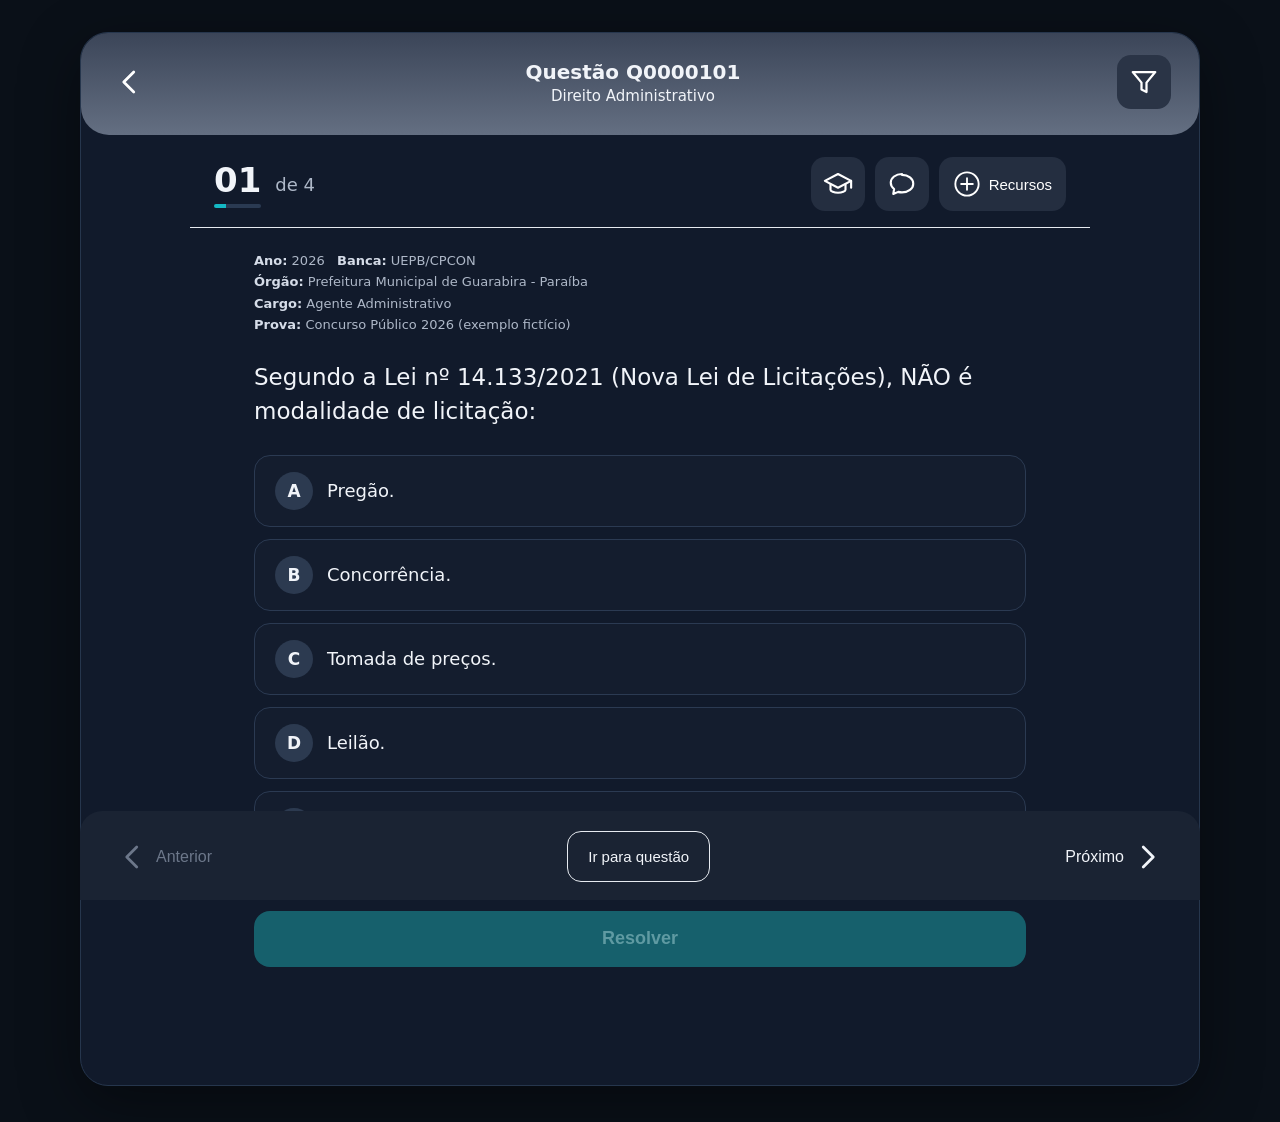
<file: index.html>
<!DOCTYPE html>
<html lang="pt-BR"><head><meta charset="utf-8">
<meta name="viewport" content="width=device-width, initial-scale=1, viewport-fit=cover">
<meta name="theme-color" content="#3b4558">
<link rel="manifest" href="manifest.webmanifest">
<link rel="icon" href="icons/icon-192.png"><link rel="apple-touch-icon" href="icons/icon-192.png">
<title>Questões+</title>
<link rel="stylesheet" href="css/styles.css">
</head><body>
<div id="app">
<header>
<button class="ib back" id="btn-back" aria-label="Voltar"><svg width="30" height="30" viewBox="0 0 24 24" fill="none" stroke="#fff" stroke-width="2.2" stroke-linecap="round" stroke-linejoin="round"><path d="M15 4l-8 8 8 8"/></svg></button>
<div><h1 id="code"></h1><p id="disc"></p></div>
<button class="ib" id="btn-filter" aria-label="Filtro"><svg width="30" height="30" viewBox="0 0 24 24" fill="none" stroke="#fff" stroke-width="1.8" stroke-linejoin="round"><path d="M3 4h18l-7 8.5V20l-4-2v-5.5z"/></svg></button>
</header>
<div class="row2">
<div class="num" id="num"></div><div class="tot" id="tot"></div>
<button class="ib" id="btn-info" aria-label="Informações"><svg width="30" height="30" viewBox="0 0 24 24" fill="none" stroke="#fff" stroke-width="1.7" stroke-linejoin="round" stroke-linecap="round"><path d="M12 4L1.5 9.5 12 15l10.5-5.5z"/><path d="M6 12.2v4.3c0 1.2 2.7 2.5 6 2.5s6-1.3 6-2.5v-4.3"/><path d="M22.5 9.5v5.5"/></svg></button>
<button class="ib" id="btn-comments" aria-label="Comentários"><svg width="30" height="30" viewBox="0 0 24 24" fill="none" stroke="#fff" stroke-width="1.7" stroke-linejoin="round"><path d="M12 4C7 4 3 7 3 11c0 2 1 3.7 2.7 5L5 20l4-1.7c1 .3 2 .4 3 .4 5 0 9-3 9-7s-4-7-9-7z"/></svg></button>
<button class="ib rec" id="btn-rec"><svg width="28" height="28" viewBox="0 0 24 24" fill="none" stroke="#fff" stroke-width="1.6" stroke-linecap="round"><circle cx="12" cy="12" r="10"/><path d="M12 7v10M7 12h10"/></svg>Recursos</button>
</div>
<div class="meta" id="meta"></div>
<div class="stem" id="stem"></div>
<div class="alts" id="alts"></div>
<div class="hint">Toque para selecionar · deslize para riscar ou desfazer</div>
<button class="go" id="go">Resolver</button>
<div id="fb"></div>
</div>
<nav>
<button id="prev"><svg width="30" height="30" viewBox="0 0 24 24" fill="none" stroke="currentColor" stroke-width="2.2" stroke-linecap="round" stroke-linejoin="round"><path d="M15 4l-8 8 8 8"/></svg>Anterior</button>
<button class="mid" id="btn-goto">Ir para questão</button>
<button id="next">Próximo<svg width="30" height="30" viewBox="0 0 24 24" fill="none" stroke="currentColor" stroke-width="2.2" stroke-linecap="round" stroke-linejoin="round"><path d="M9 4l8 8-8 8"/></svg></button>
</nav>
<div class="ov" id="ov"><div class="sheet" id="sheet"></div></div>
<noscript>Este aplicativo precisa de JavaScript.</noscript>
<script type="module" src="js/main.js"></script>
</body></html>
</file>
<file: css/styles.css>
:root{color-scheme:dark;--bg:#111a2b;--card:#141d2e;--bd:#2b3a52;--chip:#2c3a50;--tx:#f1f4f9;--mut:#aeb8c8;--teal:#16606c;--ok:#1f8f4e;--okbg:#14301f;--err:#c0392b;--errbg:#3a1a1a;--sel:#3a4558}
*{box-sizing:border-box;-webkit-tap-highlight-color:transparent}
html,body{margin:0;height:100%;background:#0a1018;font-family:Inter,system-ui,-apple-system,Segoe UI,Roboto,sans-serif;color:var(--tx)}
#app{max-width:480px;margin:0 auto;min-height:100%;background:var(--bg);position:relative;padding-bottom:calc(120px + env(safe-area-inset-bottom,0px))}
header{background:linear-gradient(180deg,#3b4558,#646f82);border-radius:0 0 32px 32px;padding:calc(18px + env(safe-area-inset-top,0px)) 16px 22px;display:flex;align-items:center;justify-content:space-between}
header h1{margin:0;font-size:17px;font-weight:700;text-align:center}header p{margin:3px 0 0;font-size:14px;text-align:center}
.ib{background:#2a3446;border:0;color:#fff;border-radius:14px;width:54px;height:54px;display:grid;place-items:center;cursor:pointer}
.back{background:none;width:40px}
svg{display:block}
.row2{display:flex;align-items:center;gap:10px;padding:22px 16px 14px;border-bottom:1.5px solid #e6eaf0}
.num{font-size:34px;font-weight:700;position:relative;padding-bottom:8px}.num:after{content:"";position:absolute;left:0;bottom:0;width:100%;height:4px;border-radius:2px;background:linear-gradient(90deg,#14b8c4 var(--p,0%),#2a3a52 var(--p,0%))}
.tot{color:var(--mut);font-size:18px;flex:1;padding-left:4px}
.row2 .ib{width:54px;height:54px;background:#242e40}
.rec{width:auto!important;padding:0 14px;gap:8px;display:flex;align-items:center;font-size:15px;font-weight:500;flex-direction:row}
.meta{padding:18px 16px 0;font-size:12.5px;line-height:1.65;color:var(--mut)}.meta b{color:#d5dce8}
.stem{padding:22px 16px 6px;font-size:21px;line-height:1.5;font-weight:400}
.alts{padding:14px 16px;display:flex;flex-direction:column;gap:14px}
.alt{display:flex;align-items:center;gap:14px;padding:14px 16px;border:1.5px solid var(--bd);border-radius:16px;background:var(--card);touch-action:pan-y;user-select:none;cursor:pointer;transition:background .15s,border-color .15s,transform .15s}
.chip{flex:none;width:38px;height:38px;border-radius:50%;background:var(--chip);display:grid;place-items:center;font-weight:600;font-size:17px}
.alt .t{font-size:17px;line-height:1.4;flex:1}
.alt.sel{background:var(--sel);border-color:#586379}
.alt.cut{border-style:dashed}.alt.cut .t{text-decoration:line-through;color:#c3ccda}
.alt.ok{background:var(--okbg);border-color:var(--ok)}.alt.ok .chip{background:var(--ok)}
.alt.bad{background:var(--errbg);border-color:var(--err)}.alt.bad .chip{background:var(--err)}
.alt.lock{cursor:default}
.hint{font-size:12px;color:#7c889c;text-align:center;padding:0 16px}
.go{margin:12px 16px 0;width:calc(100% - 32px);height:56px;border:0;border-radius:16px;background:var(--teal);color:#fff;font-size:18px;font-weight:600;cursor:pointer}
.go:disabled{color:#5f9aa2;cursor:not-allowed}
.fb{margin:14px 16px 0;padding:12px 14px;border-radius:12px;font-size:14px;background:#1a2438;border:1px solid var(--bd)}
nav{position:fixed;bottom:0;left:50%;transform:translateX(-50%);width:100%;max-width:480px;background:#1a2333;border-radius:28px 28px 0 0;padding:20px 12px calc(18px + env(safe-area-inset-bottom,0px));display:flex;align-items:center;justify-content:space-between;gap:8px}
nav button{background:none;border:0;color:var(--tx);font-size:16px;display:flex;align-items:center;gap:8px;cursor:pointer;padding:10px}
nav button:disabled{color:#6c778a;cursor:default}
nav .mid{border:1.5px solid #e6eaf0;border-radius:14px;padding:16px 20px;font-size:15px}
.ov{position:fixed;inset:0;background:#000a;display:none;align-items:flex-end;justify-content:center;z-index:9}
.ov.on{display:flex}
.sheet{width:100%;max-width:480px;background:#182234;border-radius:24px 24px 0 0;padding:20px 18px calc(24px + env(safe-area-inset-bottom,0px));max-height:80%;overflow:auto}
.sheet h2{margin:0 0 12px;font-size:18px}.sheet p{font-size:14.5px;line-height:1.55;color:#d3dae6;margin:6px 0}
.grid{display:grid;grid-template-columns:repeat(5,1fr);gap:10px}
.g{height:48px;border-radius:12px;border:1.5px solid var(--bd);background:var(--card);color:#fff;font-size:16px;cursor:pointer}
.g.cur{border-color:#14b8c4}.g.hit{background:var(--okbg);border-color:var(--ok)}.g.miss{background:var(--errbg);border-color:var(--err)}
.opt{display:block;width:100%;text-align:left;background:#222d42;border:0;color:#fff;padding:15px;border-radius:12px;margin-bottom:8px;font-size:15px;cursor:pointer}
.opt.on{outline:2px solid #14b8c4}
.legend{font-size:12px;color:var(--mut);margin-top:12px}

.ta{width:100%;min-height:90px;background:#101826;border:1.5px solid var(--bd);border-radius:12px;color:#fff;padding:12px;font:inherit;font-size:15px;resize:vertical;margin:6px 0 10px}
.lbl{font-size:13px;color:var(--mut);margin-top:10px;display:block}
.pill{display:inline-block;font-size:12px;color:#d5dce8;background:#222d42;border-radius:20px;padding:2px 10px;margin:6px 6px 0 0}
.xp{margin-top:10px;background:#222d42;border:0;color:#fff;border-radius:12px;padding:12px 16px;font-size:15px;cursor:pointer}
.st{font-size:13px;color:var(--mut);margin:8px 0}.st.bad{color:#ff8a80}.st.good{color:#7ee2a0}
.opt.sm{font-size:14px;padding:12px}


/* Experiência em computador: aproveita a tela maior sem prejudicar o celular. */
@media (min-width: 760px) {
  html, body { min-height:100%; height:auto; }
  body { padding:24px 20px 36px; }
  #app {
    width:100%; max-width:1080px; min-height:calc(100vh - 60px);
    margin:0 auto; padding-bottom:118px; border:1px solid #26364d;
    border-radius:28px; overflow:hidden; box-shadow:0 18px 60px #0006;
  }
  header { border-radius:0 0 28px 28px; padding:22px 28px 26px; }
  header h1 { font-size:20px; }
  header p { font-size:15px; }
  .row2 { max-width:900px; margin:0 auto; padding:22px 24px 16px; }
  .meta, .stem, .alts, .hint, #fb {
    max-width:820px; margin-left:auto; margin-right:auto;
  }
  .meta { padding:22px 24px 0; font-size:13px; }
  .stem { padding:24px 24px 8px; font-size:23px; }
  .alts { padding:18px 24px; gap:12px; }
  .alt { padding:16px 20px; }
  .alt .t { font-size:18px; }
  .go { display:block; max-width:772px; margin:16px auto 0; }
  nav { max-width:1080px; border-radius:22px 22px 0 0; padding-left:28px; padding-right:28px; }
  .sheet { max-width:700px; border-radius:24px; margin:24px; }
  .ov { align-items:center; }
}
@media (min-width: 1200px) {
  body { padding-top:32px; }
  #app { max-width:1120px; }
  nav { max-width:1120px; }
}
</file>
